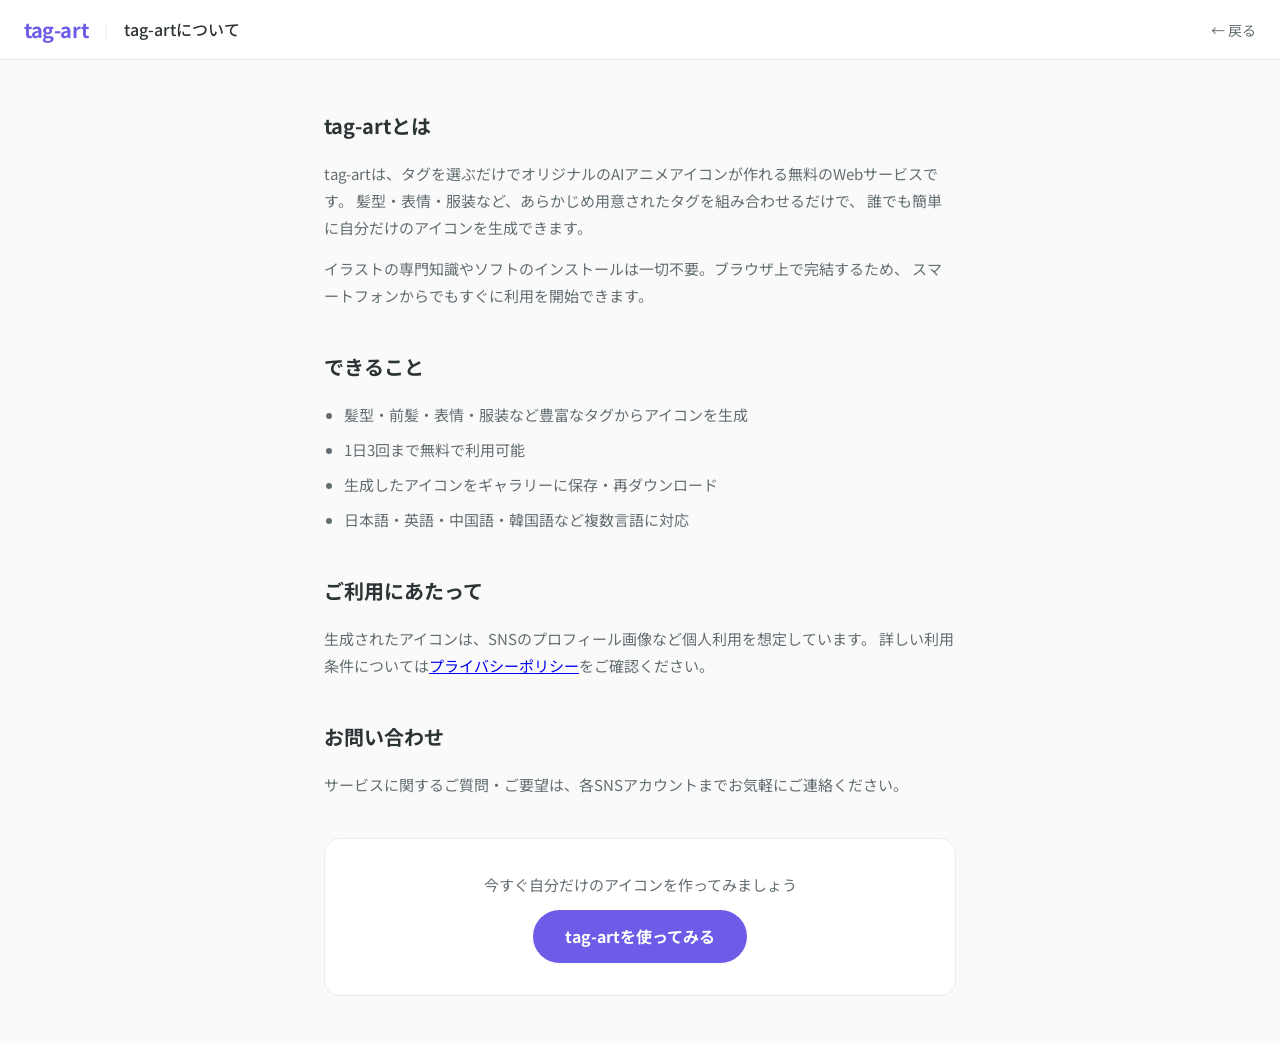
<file: about.html>
<!DOCTYPE html>
<html lang="ja">
<head>
  <meta charset="UTF-8">
  <meta name="viewport" content="width=device-width, initial-scale=1.0">
  <title>tag-artについて | tag-art</title>
  <meta name="description" content="tag-artは、タグを選ぶだけでオリジナルAIアニメアイコンが作れる無料サービスです。サービスの成り立ちや運営についてご紹介します。">
  <script async src="https://pagead2.googlesyndication.com/pagead/js/adsbygoogle.js?client=ca-pub-8200530873041170" crossorigin="anonymous"></script>
  <link rel="stylesheet" href="style-upgrade.css">
  <style>
    * { margin: 0; padding: 0; box-sizing: border-box; }
    body {
      font-family: 'Noto Sans JP', -apple-system, sans-serif;
      background: #fafafa;
      color: #2d3436;
      line-height: 1.8;
    }
    .about-header {
      background: #fff;
      border-bottom: 1px solid #e9ecef;
      padding: 0 24px;
      height: 60px;
      display: flex;
      align-items: center;
      gap: 16px;
    }
    .about-header a { color: #636e72; text-decoration: none; font-size: 14px; }
    .about-header .logo { font-weight: 700; font-size: 20px; color: #6C5CE7; }
    .about-header h1 { font-size: 16px; font-weight: 500; }
    .about-container {
      max-width: 680px;
      margin: 48px auto;
      padding: 0 24px;
    }
    .about-container h2 {
      font-size: 20px;
      font-weight: 700;
      margin: 40px 0 16px;
      color: #2d3436;
    }
    .about-container h2:first-child { margin-top: 0; }
    .about-container p {
      font-size: 15px;
      color: #636e72;
      margin-bottom: 14px;
    }
    .about-container ul {
      margin: 0 0 14px 20px;
      color: #636e72;
      font-size: 15px;
    }
    .about-container li { margin-bottom: 8px; }
    .cta-box {
      background: #fff;
      border: 1px solid #e9ecef;
      border-radius: 16px;
      padding: 32px 24px;
      text-align: center;
      margin-top: 40px;
    }
    .cta-box a {
      display: inline-block;
      background: #6C5CE7;
      color: #fff;
      text-decoration: none;
      font-weight: 700;
      padding: 12px 32px;
      border-radius: 999px;
      margin-top: 12px;
    }
  </style>
</head>
<body>

<div class="about-header">
  <a href="index.html" class="logo">tag-art</a>
  <span style="color:#e9ecef">|</span>
  <h1>tag-artについて</h1>
  <div style="margin-left:auto"><a href="index.html">&larr; 戻る</a></div>
</div>

<div class="about-container">

  <h2>tag-artとは</h2>
  <p>
    tag-artは、タグを選ぶだけでオリジナルのAIアニメアイコンが作れる無料のWebサービスです。
    髪型・表情・服装など、あらかじめ用意されたタグを組み合わせるだけで、
    誰でも簡単に自分だけのアイコンを生成できます。
  </p>
  <p>
    イラストの専門知識やソフトのインストールは一切不要。ブラウザ上で完結するため、
    スマートフォンからでもすぐに利用を開始できます。
  </p>

  <h2>できること</h2>
  <ul>
    <li>髪型・前髪・表情・服装など豊富なタグからアイコンを生成</li>
    <li>1日3回まで無料で利用可能</li>
    <li>生成したアイコンをギャラリーに保存・再ダウンロード</li>
    <li>日本語・英語・中国語・韓国語など複数言語に対応</li>
  </ul>

  <h2>ご利用にあたって</h2>
  <p>
    生成されたアイコンは、SNSのプロフィール画像など個人利用を想定しています。
    詳しい利用条件については<a href="privacy.html">プライバシーポリシー</a>をご確認ください。
  </p>

  <h2>お問い合わせ</h2>
  <p>
    サービスに関するご質問・ご要望は、各SNSアカウントまでお気軽にご連絡ください。
  </p>

  <div class="cta-box">
    <p style="margin-bottom:0;">今すぐ自分だけのアイコンを作ってみましょう</p>
    <a href="index.html">tag-artを使ってみる</a>
  </div>

</div>

</body>
</html>
</file>
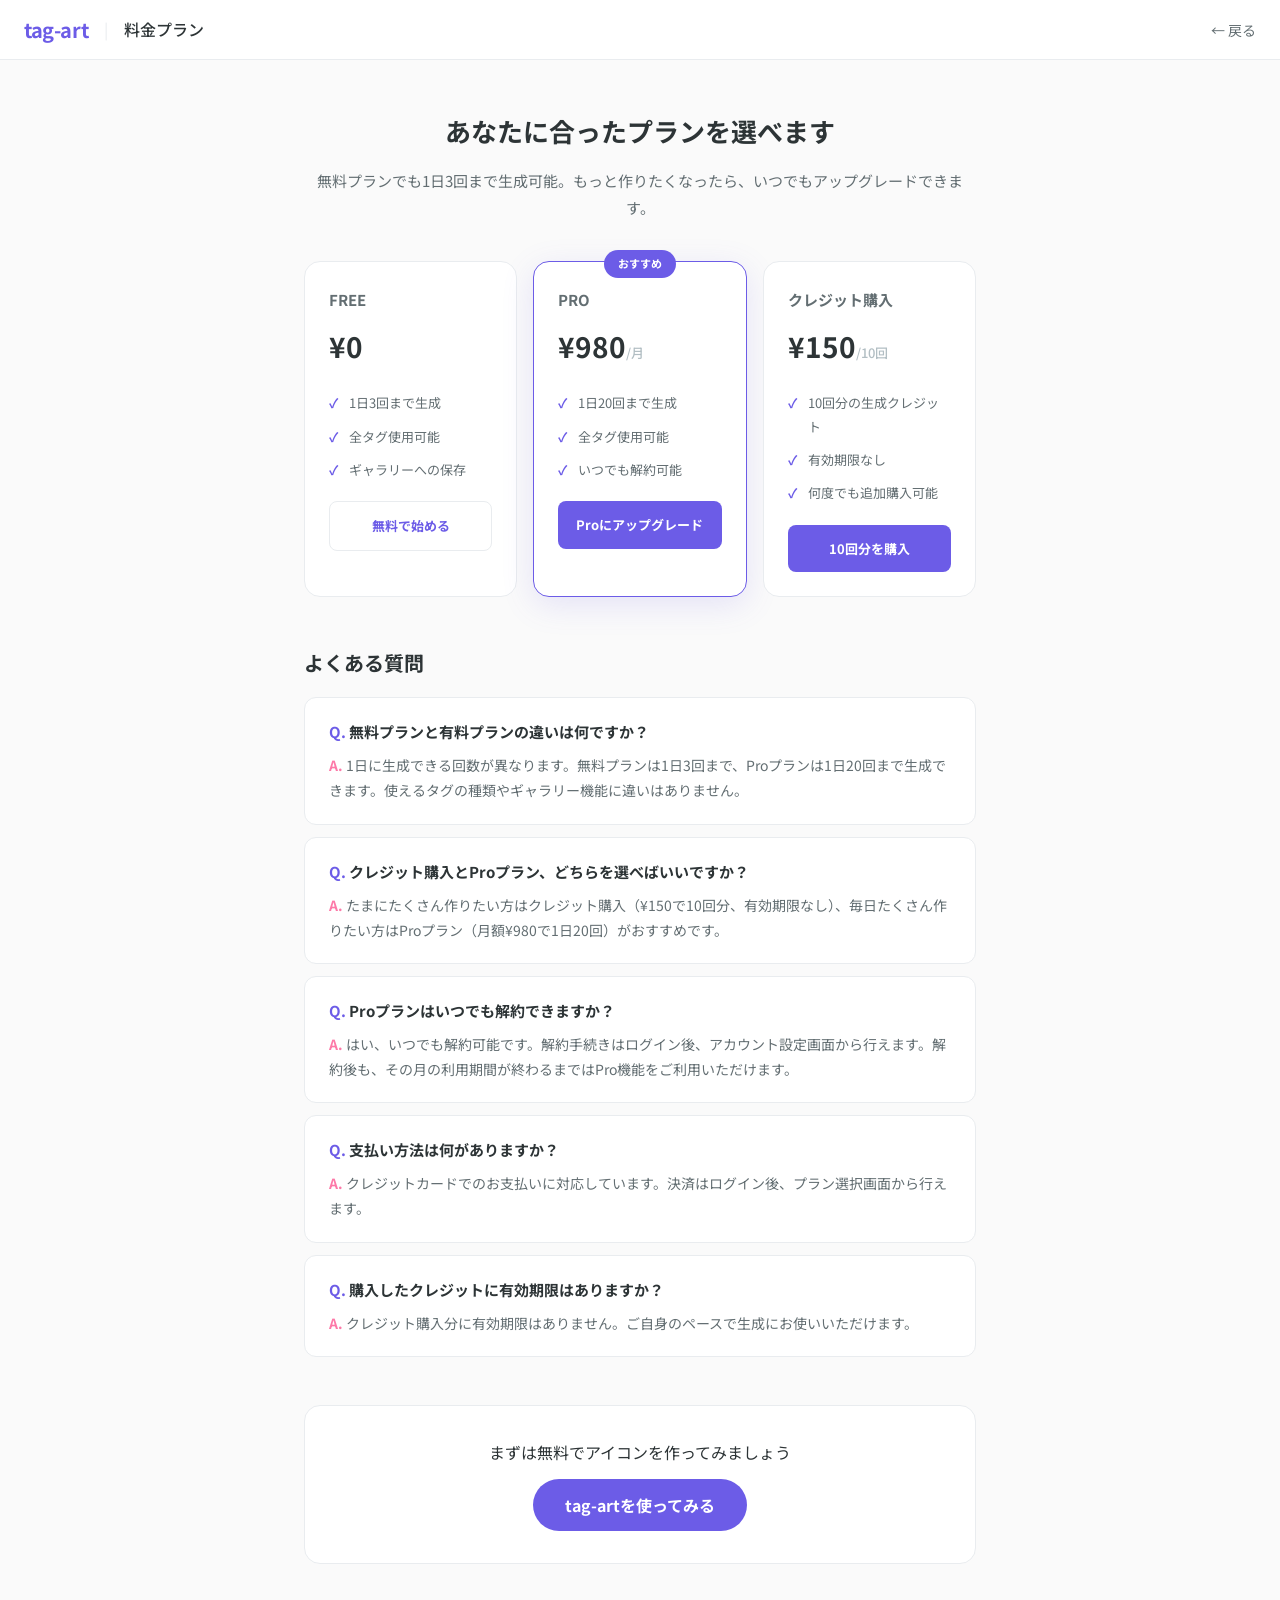
<file: pricing.html>
<!DOCTYPE html>
<html lang="ja">
<head>
  <meta charset="UTF-8">
  <meta name="viewport" content="width=device-width, initial-scale=1.0">
  <title>料金プラン | tag-art</title>
  <meta name="description" content="tag-artの料金プランをご紹介します。無料プランでも1日3回まで生我可能。Proプランやクレジット購入で、もっとたくさんアイコンを作れます。">
  <script async src="https://pagead2.googlesyndication.com/pagead/js/adsbygoogle.js?client=ca-pub-8200530873041170" crossorigin="anonymous"></script>
  <link rel="stylesheet" href="style-upgrade.css">
  <style>
    * { margin: 0; padding: 0; box-sizing: border-box; }
    body {
      font-family: 'Noto Sans JP', -apple-system, sans-serif;
      background: #fafafa;
      color: #2d3436;
      line-height: 1.8;
    }
    .about-header {
      background: #fff;
      border-bottom: 1px solid #e9ecef;
      padding: 0 24px;
      height: 60px;
      display: flex;
      align-items: center;
      gap: 16px;
    }
    .about-header a { color: #636e72; text-decoration: none; font-size: 14px; }
    .about-header .logo { font-weight: 700; font-size: 20px; color: #6C5CE7; }
    .about-header h1 { font-size: 16px; font-weight: 500; }
    .about-container {
      max-width: 720px;
      margin: 48px auto;
      padding: 0 24px;
    }
    .page-intro { text-align: center; margin-bottom: 40px; }
    .page-intro h2 { font-size: 26px; font-weight: 700; margin-bottom: 12px; }
    .page-intro p { font-size: 15px; color: #636e72; }
    .about-container h3 {
      font-size: 20px;
      font-weight: 700;
      margin: 48px 0 16px;
      color: #2d3436;
    }
    .plan-grid {
      display: grid;
      grid-template-columns: repeat(3, 1fr);
      gap: 16px;
    }
    .price-card {
      background: #fff;
      border: 1px solid #e9ecef;
      border-radius: 16px;
      padding: 24px;
      position: relative;
      transition: all .2s cubic-bezier(.4,0,.2,1);
    }
    .price-card:hover { border-color: #a29bfe; box-shadow: 0 4px 16px rgba(108,92,231,.1); }
    .price-card.recommended { border-color: #6C5CE7; box-shadow: 0 8px 32px rgba(108,92,231,.15); }
    .price-badge {
      position: absolute; top: -12px; left: 50%; transform: translateX(-50%);
      background: #6C5CE7; color: #fff; font-size: 11px; font-weight: 700;
      padding: 4px 14px; border-radius: 999px;
    }
    .price-card h4 { font-size: 15px; font-weight: 700; color: #636e72; margin-bottom: 8px; }
    .price-card .price { font-size: 28px; font-weight: 700; color: #2d3436; margin-bottom: 4px; }
    .price-card .price span { font-size: 13px; font-weight: 500; color: #b2bec3; }
    .price-card ul { list-style: none; margin: 20px 0 0; font-size: 13px; color: #636e72; }
    .price-card ul li { margin-bottom: 10px; padding-left: 20px; position: relative; }
    .price-card ul li::before { content: '✓'; position: absolute; left: 0; color: #6C5CE7; font-weight: 700; }
    .price-cta {
      display: block; text-align: center; margin-top: 20px;
      background: #6C5CE7; color: #fff; text-decoration: none;
      font-weight: 700; font-size: 13px; padding: 12px; border-radius: 8px;
    }
    .price-card.free .price-cta { background: #fff; color: #6C5CE7; border: 1px solid #e9ecef; }
    .faq-item {
      background: #fff; border: 1px solid #e9ecef; border-radius: 12px;
      padding: 20px 24px; margin-bottom: 12px;
    }
    .faq-item .q { font-weight: 700; font-size: 15px; margin-bottom: 8px; color: #2d3436; }
    .faq-item .q::before { content: 'Q. '; color: #6C5CE7; }
    .faq-item .a { font-size: 14px; color: #636e72; }
    .faq-item .a::before { content: 'A. '; color: #fd79a8; font-weight: 700; }
    .cta-box {
      background: #fff;
      border: 1px solid #e9ecef;
      border-radius: 16px;
      padding: 32px 24px;
      text-align: center;
      margin-top: 48px;
    }
    .cta-box a {
      display: inline-block;
      background: #6C5CE7;
      color: #fff;
      text-decoration: none; 
      font-weight: 700;
      padding: 12px 32px;
      border-radius: 999px;
      margin-top: 12px;
    }
    @media (max-width: 640px) {
      .plan-grid { grid-template-columns: 1fr; }
    }
  </style>
</head>
<body>

<div class="about-header">
  <a href="index.html" class="logo">tag-art</a>
  <span style="color:#e9ecef">|</span>
  <h1>料金プラン</h1>
  <div style="margin-left:auto"><a href="index.html">&larr; 戻る</a></div>
</div>

<div class="about-container">

  <div class="page-intro">
    <h2>あなたに合ったプランを選べます</h2>
    <p>無料プランでも1日3回まで生成可能。もっと作りたくなったら、いつでもアップグレードできます。</p>
  </div>

  <div class="plan-grid">
    <div class="price-card free">
      <h4>FREE</h4>
      <div class="price">¥0</div>
      <ul>
        <li>1日3回まで生成</li>
        <li>全タグ使用可能</li>
        <li>ギャラリーへの保存</li>
      </ul>
      <a href="index.html" class="price-cta">無料で始める</a>
    </div>
    <div class="price-card recommended">
      <div class="price-badge">おすすめ</div>
      <h4>PRO</h4>
      <div class="price">¥980<span>/月</span></div>
      <ul>
        <li>1日20回まで生成</li>
        <li>全タグ使用可能</li>
        <li>いつでも解約可能</li>
      </ul>
      <a href="index.html" class="price-cta">Proにアップグレード</a>
    </div>
    <div class="price-card">
      <h4>クレジット購入</h4>
      <div class="price">¥150<span>/10回</span></div>
      <ul>
        <li>10回分の生成クレジット</li>
        <li>有効期限なし</li>
        <li>何度でも追加購入可能</li>
      </ul>
      <a href="index.html" class="price-cta">10回分を購入</a>
    </div>
  </div>

  <h3>よくある質問</h3>

  <div class="faq-item">
    <div class="q">無料プランと有料プランの違いは何ですか？</div>
    <div class="a">1日に生成できる回数が異なります。無料プランは1日3回まで、Proプランは1日20回まで生成できます。使えるタグの種類やギャラリー機能に違いはありません。</div>
  </div>

  <div class="faq-item">
    <div class="q">クレジット購入とProプラン、どちらを選べばいいですか？</div>
    <div class="a">たまにたくさん作りたい方はクレジット購入（¥150で10回分、有効期限なし）、毎日たくさん作りたい方はProプラン（月額¥980で1日20回）がおすすめです。</div>
  </div>

  <div class="faq-item">
    <div class="q">Proプランはいつでも解約できますか？</div>
    <div class="a">はい、いつでも解約可能です。解約手続きはログイン後、アカウント設定画面から行えます。解約後も、その月の利用期間が終わるまではPro機能をご利用いただけます。</div>
  </div>

  <div class="faq-item">
    <div class="q">支払い方法は何がありますか？</div>
    <div class="a">クレジットカードでのお支払いに対応しています。決済はログイン後、プラン選択画面から行えます。</div>
  </div>

  <div class="faq-item">
    <div class="q">購入したクレジットに有効期限はありますか？</div>
    <div class="a">クレジット購入分に有効期限はありません。ご自身のペースで生成にお使いいただけます。</div>
  </div>

  <div class="cta-box">
    <p style="margin-bottom:0;">まずは無料でアイコンを作ってみましょう</p>
    <a href="index.html">tag-artを使ってみる</a>
  </div>

</div>

</body>
</html>
</file>
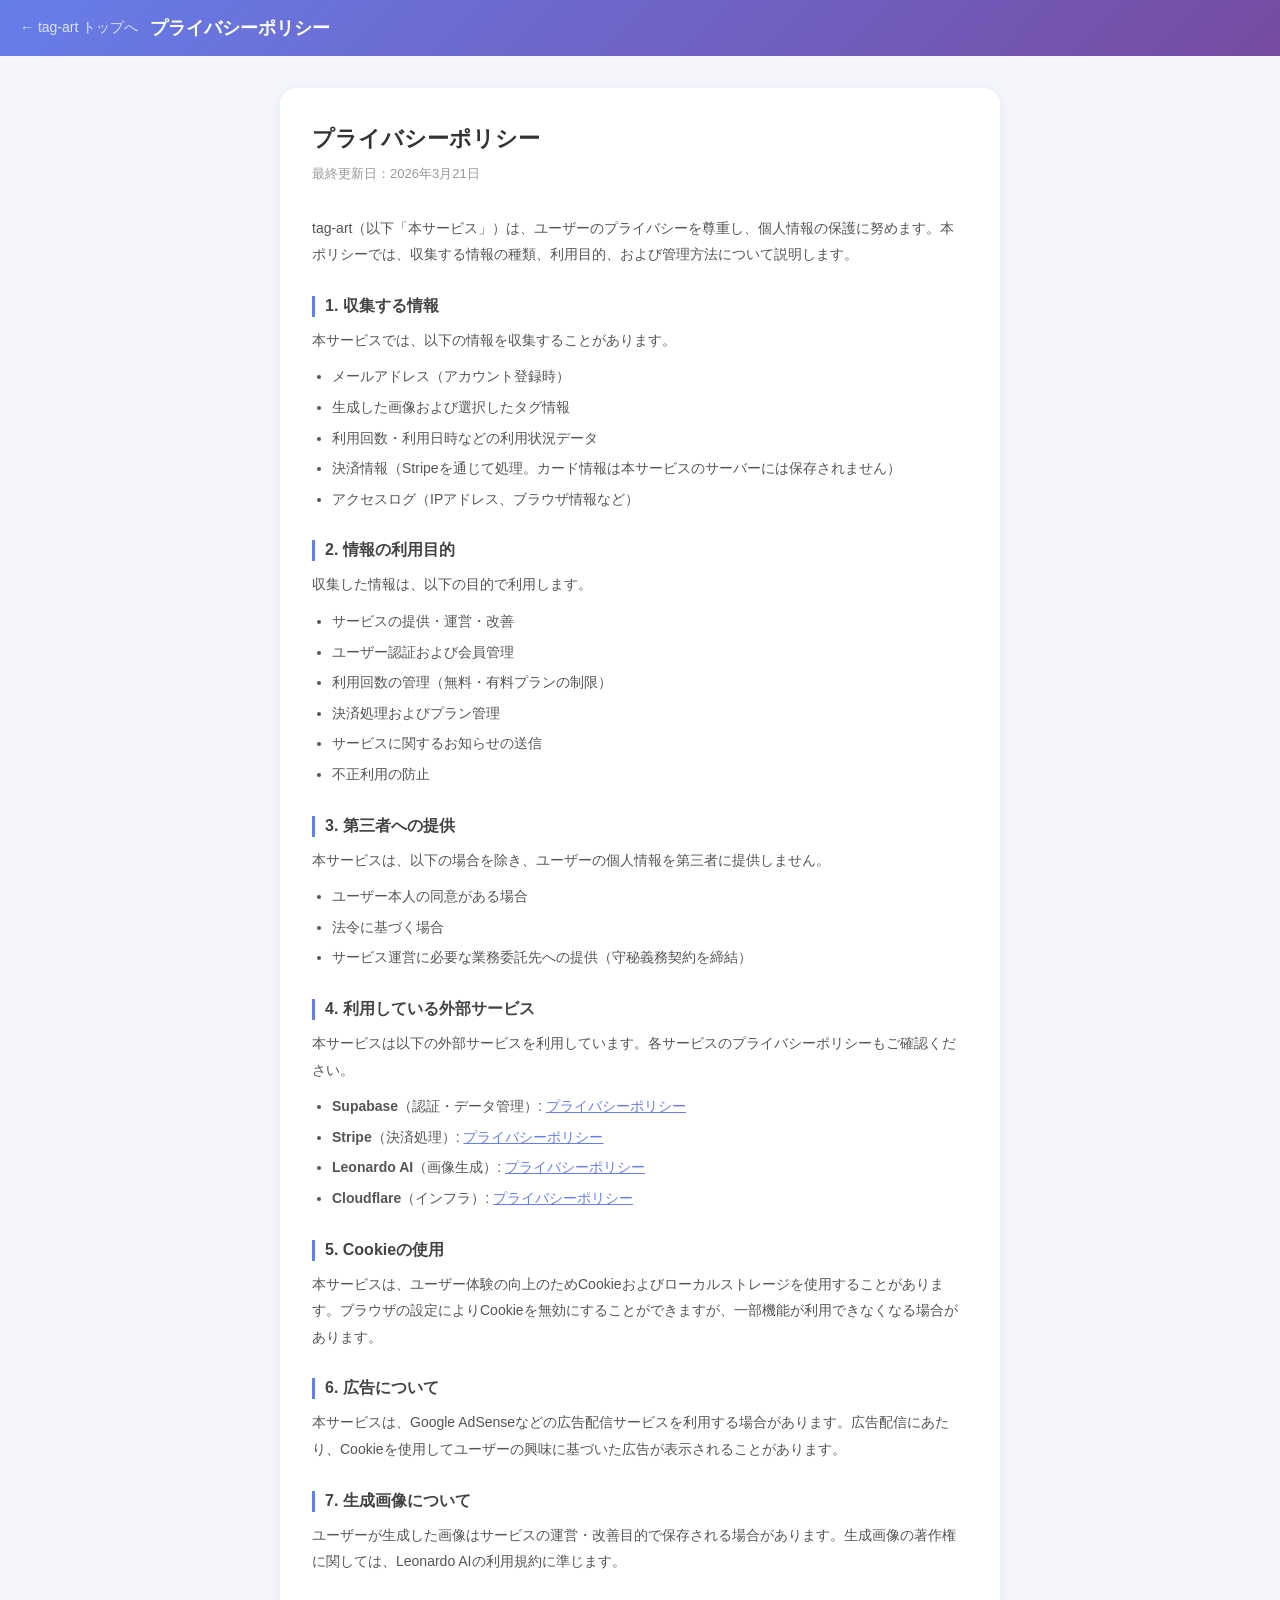
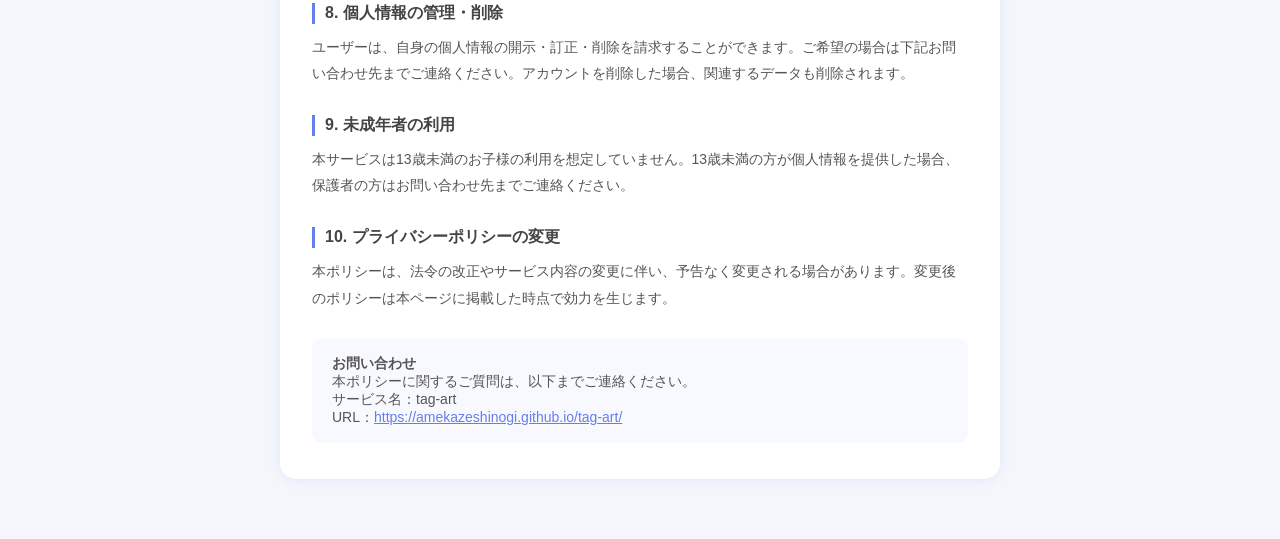
<file: privacy.html>
<!DOCTYPE html>
<html lang="ja">
<head>
  <meta charset="UTF-8">
  <meta name="viewport" content="width=device-width, initial-scale=1.0">
  <title>プライバシーポリシー | tag-art</title>
  <style>
    * { box-sizing: border-box; margin: 0; padding: 0; }
    body {
      font-family: -apple-system, BlinkMacSystemFont, 'Hiragino Sans', sans-serif;
      background: #f4f6fb; color: #333; min-height: 100vh;
    }
    .header {
      background: linear-gradient(135deg, #667eea, #764ba2);
      color: white; padding: 16px 20px;
      display: flex; align-items: center; gap: 12px;
    }
    .header a { color: white; text-decoration: none; font-size: 14px; opacity: 0.8; }
    .header a:hover { opacity: 1; }
    .header h1 { font-size: 18px; font-weight: 700; }
    .container { max-width: 760px; margin: 0 auto; padding: 32px 20px 60px; }
    .card {
      background: white; border-radius: 16px; padding: 36px 32px;
      box-shadow: 0 2px 12px rgba(102,126,234,0.10);
    }
    h2 { font-size: 22px; font-weight: 800; margin-bottom: 8px; color: #333; }
    .updated { font-size: 13px; color: #999; margin-bottom: 28px; }
    h3 { font-size: 16px; font-weight: 700; margin: 28px 0 10px; color: #444; padding-left: 10px; border-left: 3px solid #667eea; }
    p { font-size: 14px; line-height: 1.9; color: #555; margin-bottom: 10px; }
    ul { font-size: 14px; line-height: 1.9; color: #555; padding-left: 20px; margin-bottom: 10px; }
    li { margin-bottom: 4px; }
    a { color: #667eea; }
    .contact-box {
      background: #f8f9ff; border-radius: 10px; padding: 16px 20px; margin-top: 28px;
      font-size: 14px; color: #555;
    }
    @media (max-width: 600px) {
      .card { padding: 24px 18px; }
    }
  </style>
</head>
<body>

<div class="header">
  <a href="https://amekazeshinogi.github.io/tag-art/">← tag-art トップへ</a>
  <h1>プライバシーポリシー</h1>
</div>

<div class="container">
  <div class="card">
    <h2>プライバシーポリシー</h2>
    <p class="updated">最終更新日：2026年3月21日</p>

    <p>tag-art（以下「本サービス」）は、ユーザーのプライバシーを尊重し、個人情報の保護に努めます。本ポリシーでは、収集する情報の種類、利用目的、および管理方法について説明します。</p>

    <h3>1. 収集する情報</h3>
    <p>本サービスでは、以下の情報を収集することがあります。</p>
    <ul>
      <li>メールアドレス（アカウント登録時）</li>
      <li>生成した画像および選択したタグ情報</li>
      <li>利用回数・利用日時などの利用状況データ</li>
      <li>決済情報（Stripeを通じて処理。カード情報は本サービスのサーバーには保存されません）</li>
      <li>アクセスログ（IPアドレス、ブラウザ情報など）</li>
    </ul>

    <h3>2. 情報の利用目的</h3>
    <p>収集した情報は、以下の目的で利用します。</p>
    <ul>
      <li>サービスの提供・運営・改善</li>
      <li>ユーザー認証および会員管理</li>
      <li>利用回数の管理（無料・有料プランの制限）</li>
      <li>決済処理およびプラン管理</li>
      <li>サービスに関するお知らせの送信</li>
      <li>不正利用の防止</li>
    </ul>

    <h3>3. 第三者への提供</h3>
    <p>本サービスは、以下の場合を除き、ユーザーの個人情報を第三者に提供しません。</p>
    <ul>
      <li>ユーザー本人の同意がある場合</li>
      <li>法令に基づく場合</li>
      <li>サービス運営に必要な業務委託先への提供（守秘義務契約を締結）</li>
    </ul>

    <h3>4. 利用している外部サービス</h3>
    <p>本サービスは以下の外部サービスを利用しています。各サービスのプライバシーポリシーもご確認ください。</p>
    <ul>
      <li><strong>Supabase</strong>（認証・データ管理）: <a href="https://supabase.com/privacy" target="_blank">プライバシーポリシー</a></li>
      <li><strong>Stripe</strong>（決済処理）: <a href="https://stripe.com/jp/privacy" target="_blank">プライバシーポリシー</a></li>
      <li><strong>Leonardo AI</strong>（画像生成）: <a href="https://leonardo.ai/privacy-policy" target="_blank">プライバシーポリシー</a></li>
      <li><strong>Cloudflare</strong>（インフラ）: <a href="https://www.cloudflare.com/privacypolicy/" target="_blank">プライバシーポリシー</a></li>
    </ul>

    <h3>5. Cookieの使用</h3>
    <p>本サービスは、ユーザー体験の向上のためCookieおよびローカルストレージを使用することがあります。ブラウザの設定によりCookieを無効にすることができますが、一部機能が利用できなくなる場合があります。</p>

    <h3>6. 広告について</h3>
    <p>本サービスは、Google AdSenseなどの広告配信サービスを利用する場合があります。広告配信にあたり、Cookieを使用してユーザーの興味に基づいた広告が表示されることがあります。</p>

    <h3>7. 生成画像について</h3>
    <p>ユーザーが生成した画像はサービスの運営・改善目的で保存される場合があります。生成画像の著作権に関しては、Leonardo AIの利用規約に準じます。</p>

    <h3>8. 個人情報の管理・削除</h3>
    <p>ユーザーは、自身の個人情報の開示・訂正・削除を請求することができます。ご希望の場合は下記お問い合わせ先までご連絡ください。アカウントを削除した場合、関連するデータも削除されます。</p>

    <h3>9. 未成年者の利用</h3>
    <p>本サービスは13歳未満のお子様の利用を想定していません。13歳未満の方が個人情報を提供した場合、保護者の方はお問い合わせ先までご連絡ください。</p>

    <h3>10. プライバシーポリシーの変更</h3>
    <p>本ポリシーは、法令の改正やサービス内容の変更に伴い、予告なく変更される場合があります。変更後のポリシーは本ページに掲載した時点で効力を生じます。</p>

    <div class="contact-box">
      <strong>お問い合わせ</strong><br>
      本ポリシーに関するご質問は、以下までご連絡ください。<br>
      サービス名：tag-art<br>
      URL：<a href="https://amekazeshinogi.github.io/tag-art/">https://amekazeshinogi.github.io/tag-art/</a>
    </div>
  </div>
</div>

</body>
</html>
</file>
<file: style-upgrade.css>
/* tag-art Style Upgrade v1.0 */
@import url('https://fonts.googleapis.com/css2?family=Noto+Sans+JP:wght@400;500;700&display=swap');
:root{--ta-primary:#6C5CE7;--ta-primary-light:#a29bfe;--ta-primary-dark:#4834d4;--ta-accent:#fd79a8;--ta-bg:#fafafa;--ta-surface:#fff;--ta-text:#2d3436;--ta-text-secondary:#636e72;--ta-text-muted:#b2bec3;--ta-border:#e9ecef;--ta-radius:12px;--ta-radius-sm:8px;--ta-radius-lg:16px;--ta-shadow-sm:0 1px 3px rgba(0,0,0,.06);--ta-shadow-md:0 4px 16px rgba(108,92,231,.1);--ta-shadow-lg:0 8px 32px rgba(108,92,231,.15);--ta-transition:.2s cubic-bezier(.4,0,.2,1);--ta-font:'Noto Sans JP',-apple-system,sans-serif}
body{font-family:var(--ta-font)!important;background:var(--ta-bg)!important;color:var(--ta-text)!important;-webkit-font-smoothing:antialiased}
.header{background:var(--ta-surface)!important;border-bottom:1px solid var(--ta-border)!important;box-shadow:none!important;height:60px!important}
.logo{font-weight:700!important;font-size:20px!important;color:var(--ta-primary)!important;letter-spacing:-.02em!important}
.hbtn{border-radius:var(--ta-radius-sm)!important;font-size:13px!important;font-weight:500!important;padding:8px 16px!important;border:none!important}
.signup{background:var(--ta-primary)!important;color:#fff!important}
.signup:hover{background:var(--ta-primary-dark)!important;transform:translateY(-1px);box-shadow:var(--ta-shadow-md)!important}
.hero-section{text-align:center;padding:56px 24px 40px;max-width:720px;margin:0 auto;animation:fadeInUp .5s ease-out}
.hero-section h1{font-size:32px;font-weight:700;line-height:1.4;color:var(--ta-text);margin:0 0 16px;letter-spacing:-.02em}
.hero-section h1 span{background:linear-gradient(135deg,var(--ta-primary),var(--ta-accent));-webkit-background-clip:text;-webkit-text-fill-color:transparent;background-clip:text}
.hero-section p{font-size:16px;color:var(--ta-text-secondary);line-height:1.7;margin:0 auto 32px;max-width:480px}
.hero-cta{display:inline-flex;align-items:center;gap:8px;background:var(--ta-primary)!important;color:#fff!important;padding:14px 32px!important;border-radius:var(--ta-radius)!important;font-size:16px!important;font-weight:500!important;border:none!important;cursor:pointer;text-decoration:none;transition:all var(--ta-transition)!important}
.hero-cta:hover{background:var(--ta-primary-dark)!important;transform:translateY(-2px);box-shadow:var(--ta-shadow-lg)}
.hero-stat{margin-top:16px;font-size:13px;color:var(--ta-text-muted)}
.hero-sample-grid{display:grid;grid-template-columns:repeat(4,1fr);gap:12px;max-width:640px;margin:32px auto 0}
.hero-sample-card{aspect-ratio:1/1;border-radius:var(--ta-radius);display:flex;align-items:flex-end;padding:10px;box-shadow:var(--ta-shadow-sm);position:relative;overflow:hidden}
.hero-sample-card span{color:#fff;font-size:11px;font-weight:500;text-shadow:0 1px 3px rgba(0,0,0,.35);line-height:1.4;position:relative;z-index:1}
.hero-sample-card::after{content:'';position:absolute;inset:0;background:linear-gradient(to top,rgba(0,0,0,.4),transparent 55%)}
.hero-gen-counter{margin-top:20px;font-size:13px;color:var(--ta-primary-dark);font-weight:500}
@media(max-width:768px){.hero-sample-grid{grid-template-columns:repeat(2,1fr);max-width:320px}}
.main-container{max-width:960px!important;margin:0 auto!important;padding:24px!important}
.style-first{background:var(--ta-surface)!important;border:1px solid var(--ta-border)!important;border-radius:var(--ta-radius-lg)!important;padding:24px!important;box-shadow:var(--ta-shadow-sm)!important;margin-bottom:20px!important}
.tag-btn{border-radius:var(--ta-radius-sm)!important;border:1px solid var(--ta-border)!important;background:var(--ta-surface)!important;color:var(--ta-text)!important;padding:8px 16px!important;font-size:13px!important;transition:all var(--ta-transition)!important;cursor:pointer}
.tag-btn:hover{border-color:var(--ta-primary-light)!important;background:#f8f7ff!important}
.tag-btn.active,.tag-btn.selected{background:var(--ta-primary)!important;color:#fff!important;border-color:var(--ta-primary)!important}
.left-panel{background:var(--ta-surface)!important;border:1px solid var(--ta-border)!important;border-radius:var(--ta-radius-lg)!important;box-shadow:var(--ta-shadow-sm)!important;overflow:hidden!important}
.mode-tab{font-size:14px!important;font-weight:500!important;padding:12px 24px!important;border:none!important;background:transparent!important;color:var(--ta-text-secondary)!important;position:relative}
.mode-tab.active{color:var(--ta-primary)!important;background:transparent!important}
.cat-tab{font-size:13px!important;color:var(--ta-text-secondary)!important;border:none!important;background:transparent!important}
.cat-tab.active{color:var(--ta-primary)!important;font-weight:500!important;border-bottom:2px solid var(--ta-primary)!important}
.right-panel{background:var(--ta-surface)!important;border:1px solid var(--ta-border)!important;border-radius:var(--ta-radius-lg)!important;box-shadow:var(--ta-shadow-sm)!important}
.selected-drop-zone{border:2px dashed var(--ta-border)!important;border-radius:var(--ta-radius)!important}
.btn-generate{background:var(--ta-primary)!important;color:#fff!important;border:none!important;border-radius:var(--ta-radius)!important;padding:16px 32px!important;font-size:16px!important;font-weight:500!important;width:100%!important;cursor:pointer!important;letter-spacing:.02em!important}
.btn-generate:hover{background:var(--ta-primary-dark)!important;transform:translateY(-1px);box-shadow:var(--ta-shadow-lg)!important}
.btn-sub{border-radius:var(--ta-radius-sm)!important;border:1px solid var(--ta-border)!important;background:var(--ta-surface)!important;color:var(--ta-text-secondary)!important;padding:10px 20px!important;font-size:13px!important;font-weight:500!important}
.btn-sub:hover{border-color:var(--ta-primary-light)!important;color:var(--ta-primary)!important}
.modal-overlay{background:rgba(0,0,0,.5)!important;backdrop-filter:blur(4px)!important}
.modal-box,.plan-modal-box{border-radius:var(--ta-radius-lg)!important;border:1px solid var(--ta-border)!important;box-shadow:var(--ta-shadow-lg)!important;padding:32px!important}
.auth-input{border:1px solid var(--ta-border)!important;border-radius:var(--ta-radius-sm)!important;padding:12px 16px!important;font-size:14px!important}
.auth-input:focus{border-color:var(--ta-primary)!important;outline:none!important;box-shadow:0 0 0 3px rgba(108,92,231,.1)!important}
.auth-submit{background:var(--ta-primary)!important;border-radius:var(--ta-radius-sm)!important;font-weight:500!important}
.plan-card{border:1px solid var(--ta-border)!important;border-radius:var(--ta-radius)!important;padding:24px!important;background:var(--ta-surface)!important}
.plan-card:hover{border-color:var(--ta-primary-light)!important;box-shadow:var(--ta-shadow-md)!important}
.recommended-badge{background:var(--ta-primary)!important;color:#fff!important;font-size:11px!important;padding:4px 12px!important;border-radius:20px!important}
.result-section{background:var(--ta-surface)!important;border-radius:var(--ta-radius-lg)!important;border:1px solid var(--ta-border)!important;box-shadow:var(--ta-shadow-sm)!important;padding:24px!important;margin-top:20px!important}
.loading-progress-bar{background:linear-gradient(90deg,var(--ta-primary),var(--ta-accent))!important;border-radius:20px!important}
footer{background:var(--ta-surface)!important;border-top:1px solid var(--ta-border)!important;padding:32px 24px!important;text-align:center!important;color:var(--ta-text-muted)!important;font-size:13px!important;margin-top:48px!important}
footer a{color:var(--ta-text-secondary)!important;text-decoration:none!important}
footer a:hover{color:var(--ta-primary)!important}
.swipe-card{border-radius:var(--ta-radius-lg)!important;box-shadow:var(--ta-shadow-md)!important;border:1px solid var(--ta-border)!important}
@keyframes fadeInUp{from{opacity:0;transform:translateY(16px)}to{opacity:1;transform:translateY(0)}}
.hero-section,.style-first,.left-panel,.right-panel{animation:fadeInUp .4s ease-out}
@media(max-width:768px){.hero-section{padding:40px 16px 32px}.hero-section h1{font-size:24px}.main-container{padding:16px!important}}
</file>
